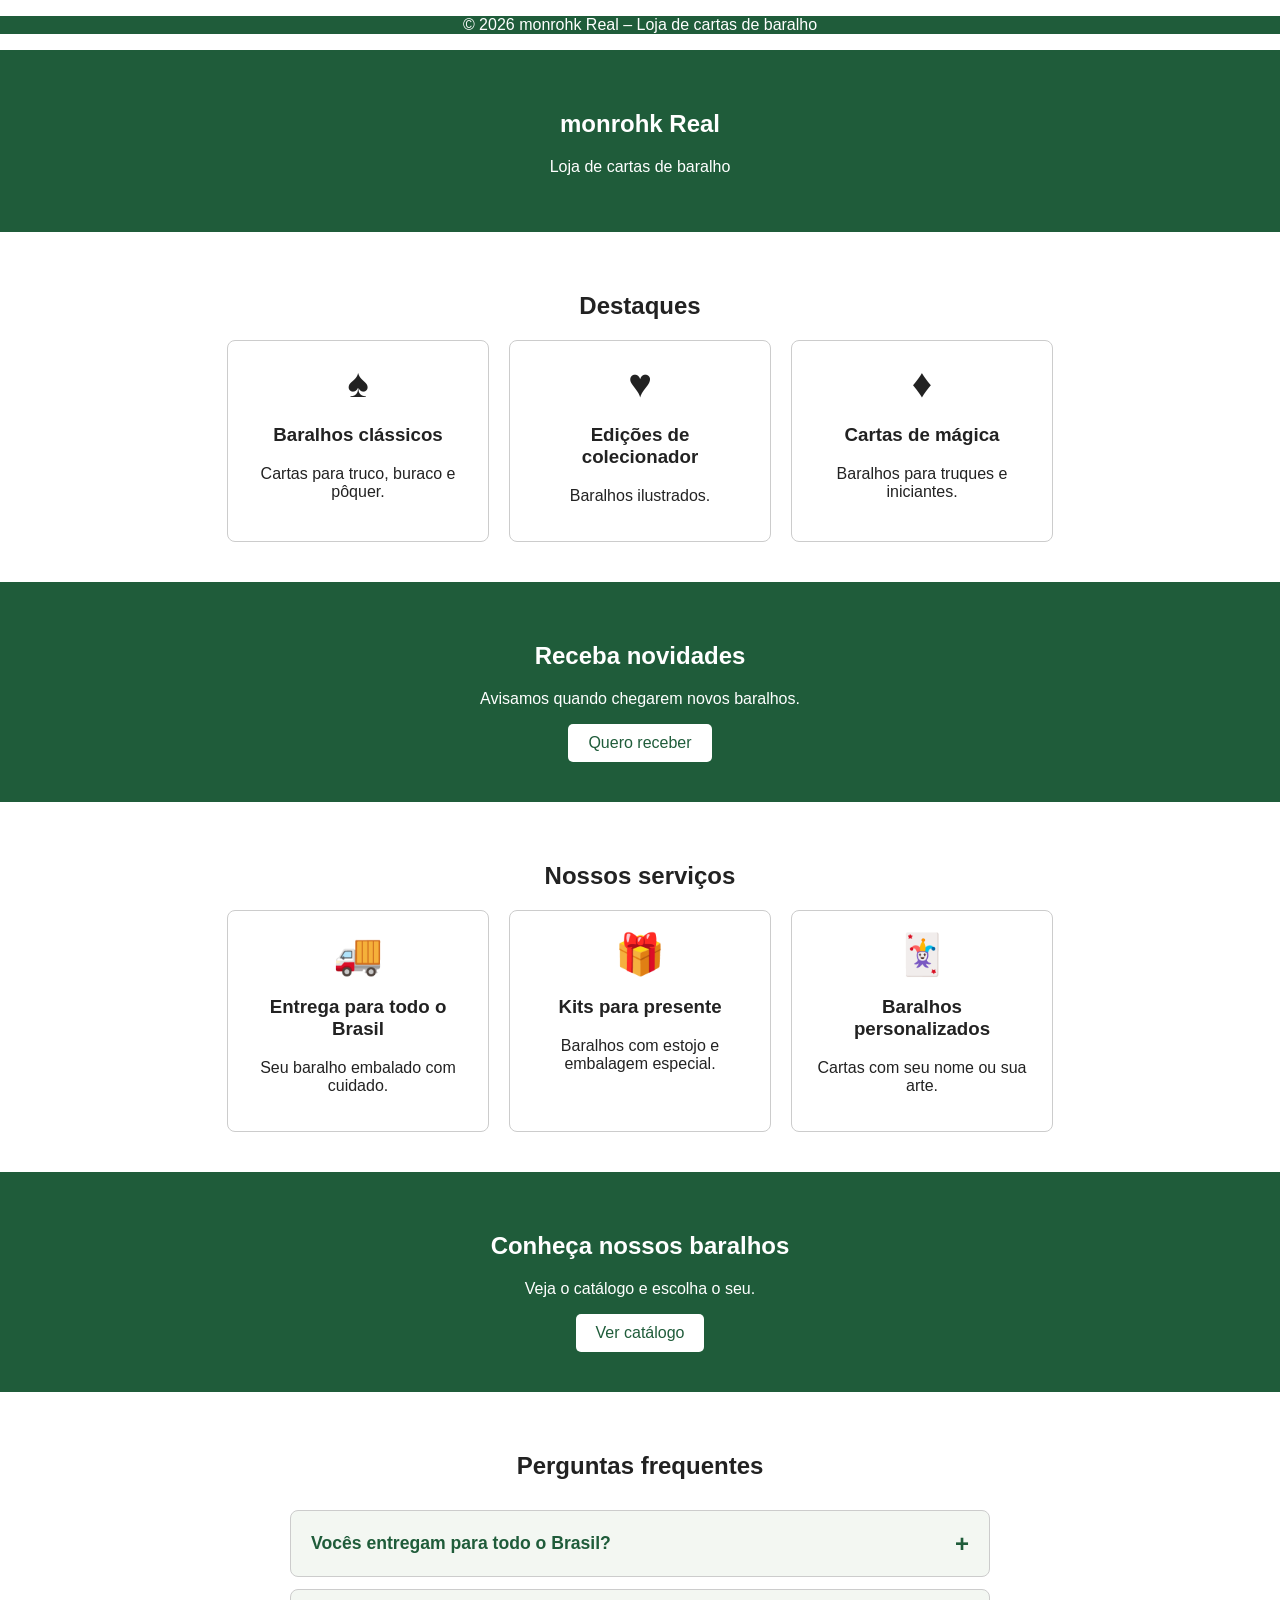
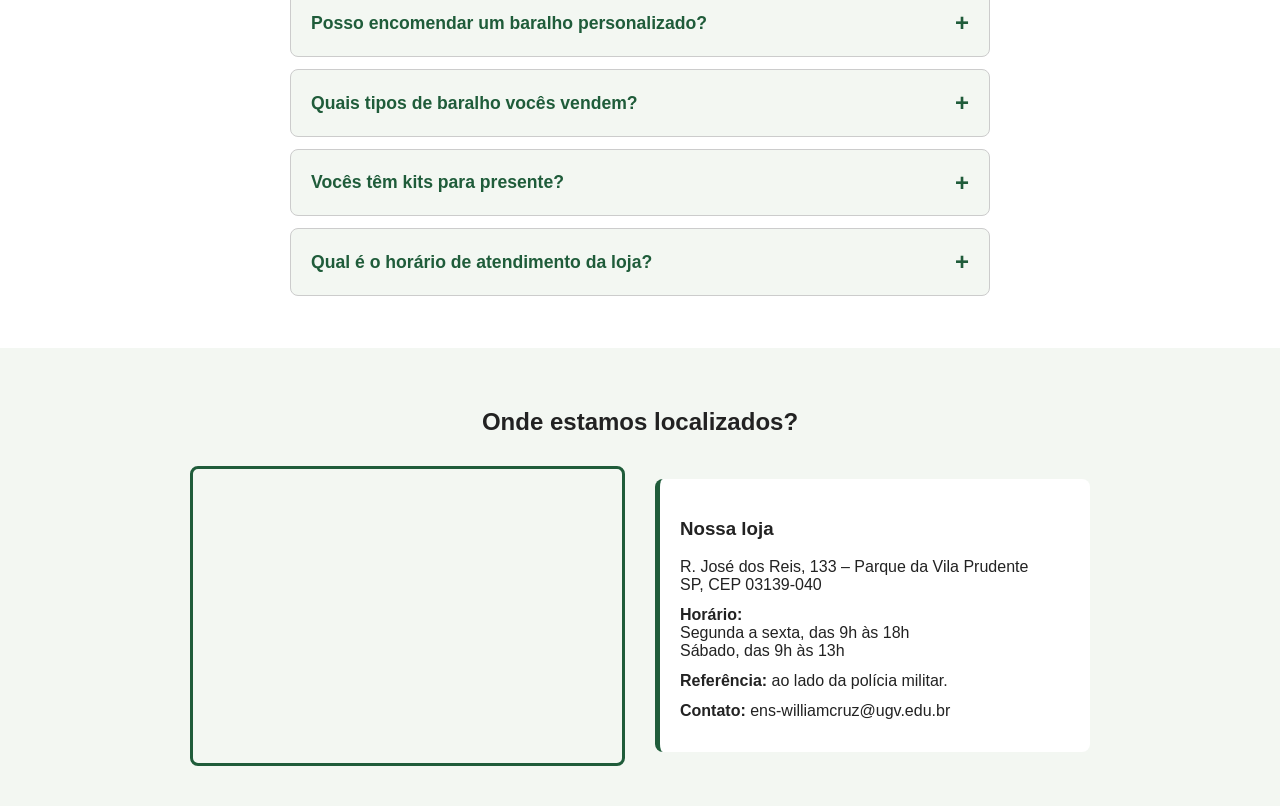
<file: index.html>
<!DOCTYPE html>
<html lang="pt-BR">
<head>
<meta charset="utf-8">
<meta name="viewport" content="width=device-width, initial-scale=1">
<title>monrohk Real</title>
<link rel="stylesheet" href="estilo.css">
</head>
<footer class="verde">
  <p>© 2026 monrohk Real – Loja de cartas de baralho</p>
</footer>
<body>
<section class="verde">
  <h1>monrohk Real</h1>
  <p>Loja de cartas de baralho</p>
</section>

<section>
  <h2>Destaques</h2>
  <div class="lista">
    <div class="item">
      <div class="icone">♠️</div>
      <h3>Baralhos clássicos</h3>
      <p>Cartas para truco, buraco e pôquer.</p>
    </div>
    <div class="item">
      <div class="icone">♥️</div>
      <h3>Edições de colecionador</h3>
      <p>Baralhos ilustrados.</p>
    </div>
    <div class="item">
      <div class="icone">♦️</div>
      <h3>Cartas de mágica</h3>
      <p>Baralhos para truques e iniciantes.</p>
    </div>
  </div>
</section>

<section class="verde">
  <h2>Receba novidades</h2>
  <p>Avisamos quando chegarem novos baralhos.</p>
  <a class="botao" href="mailto:ens-williamcruz@ugv.edu.br">Quero receber</a>
</section>

<section>
  <h2>Nossos serviços</h2>
  <div class="lista">
    <div class="item">
      <div class="icone">🚚</div>
      <h3>Entrega para todo o Brasil</h3>
      <p>Seu baralho embalado com cuidado.</p>
    </div>
    <div class="item">
      <div class="icone">🎁</div>
      <h3>Kits para presente</h3>
      <p>Baralhos com estojo e embalagem especial.</p>
    </div>
    <div class="item">
      <div class="icone">🃏</div>
      <h3>Baralhos personalizados</h3>
      <p>Cartas com seu nome ou sua arte.</p>
    </div>
  </div>
</section>

<section class="verde">
  <h2>Conheça nossos baralhos</h2>
  <p>Veja o catálogo e escolha o seu.</p>
  <a class="botao" href="mailto:ens-williamcruz@ugv.edu.br">Ver catálogo</a>
</section>

<section class="faq" aria-labelledby="faq-titulo">
  <h2 id="faq-titulo">Perguntas frequentes</h2>
  <div class="faq-lista">

    <details>
      <summary>Vocês entregam para todo o Brasil?</summary>
      <p>Sim. Enviamos para todo o país.</p>
    </details>

    <details>
      <summary>Posso encomendar um baralho personalizado?</summary>
      <p>Pode, sim. Fazemos cartas com o seu nome ou com a sua própria arte. Entre em contato pelo e-mail da loja para combinar os detalhes.</p>
    </details>

    <details>
      <summary>Quais tipos de baralho vocês vendem?</summary>
      <p>Temos baralhos clássicos para truco, buraco e pôquer, edições ilustradas de colecionador e baralhos de mágica para iniciantes.</p>
    </details>

    <details>
      <summary>Vocês têm kits para presente?</summary>
      <p>Temos. Os kits vêm com estojo e embalagem especial e alguns mimos, prontos para presentear.</p>
    </details>

    <details>
      <summary>Qual é o horário de atendimento da loja?</summary>
      <p>Atendemos de segunda a sexta, das 9h às 18h, e aos sábados, das 9h às 13h.</p>
    </details>

  </div>
</section>

<section class="localizacao">
  <h2>Onde estamos localizados?</h2>
  <div class="local-grid">
    <div class="mapa">
      <iframe title="Mapa com a localização da loja" src="https://www.google.com/maps/embed?pb=!1m18!1m12!1m3!1d3656.4867745817737!2d-46.5834158!3d-23.5868693!2m3!1f0!2f0!3f0!3m2!1i1024!2i768!4f13.1!3m3!1m2!1s0x94ce50ab45f15553%3A0x18f4d2f144a3d963!2sBARALHOSONLINE!5e0!3m2!1spt-BR!2sbr!4v1792451455074!5m2!1spt-BR!2sbr" allowfullscreen="" loading="lazy" referrerpolicy="strict-origin-when-cross-origin"></iframe>
    </div>
    <div class="endereco">
      <h3>Nossa loja</h3>
      <p>R. José dos Reis, 133 – Parque da Vila Prudente<br>SP, CEP 03139-040</p>
      <p><strong>Horário:</strong><br>Segunda a sexta, das 9h às 18h<br>Sábado, das 9h às 13h</p>
      <p><strong>Referência:</strong> ao lado da polícia militar.</p>
      <p><strong>Contato:</strong> ens-williamcruz@ugv.edu.br</p>
    </div>
  </div>
</section>

</body>
</html>
</file>
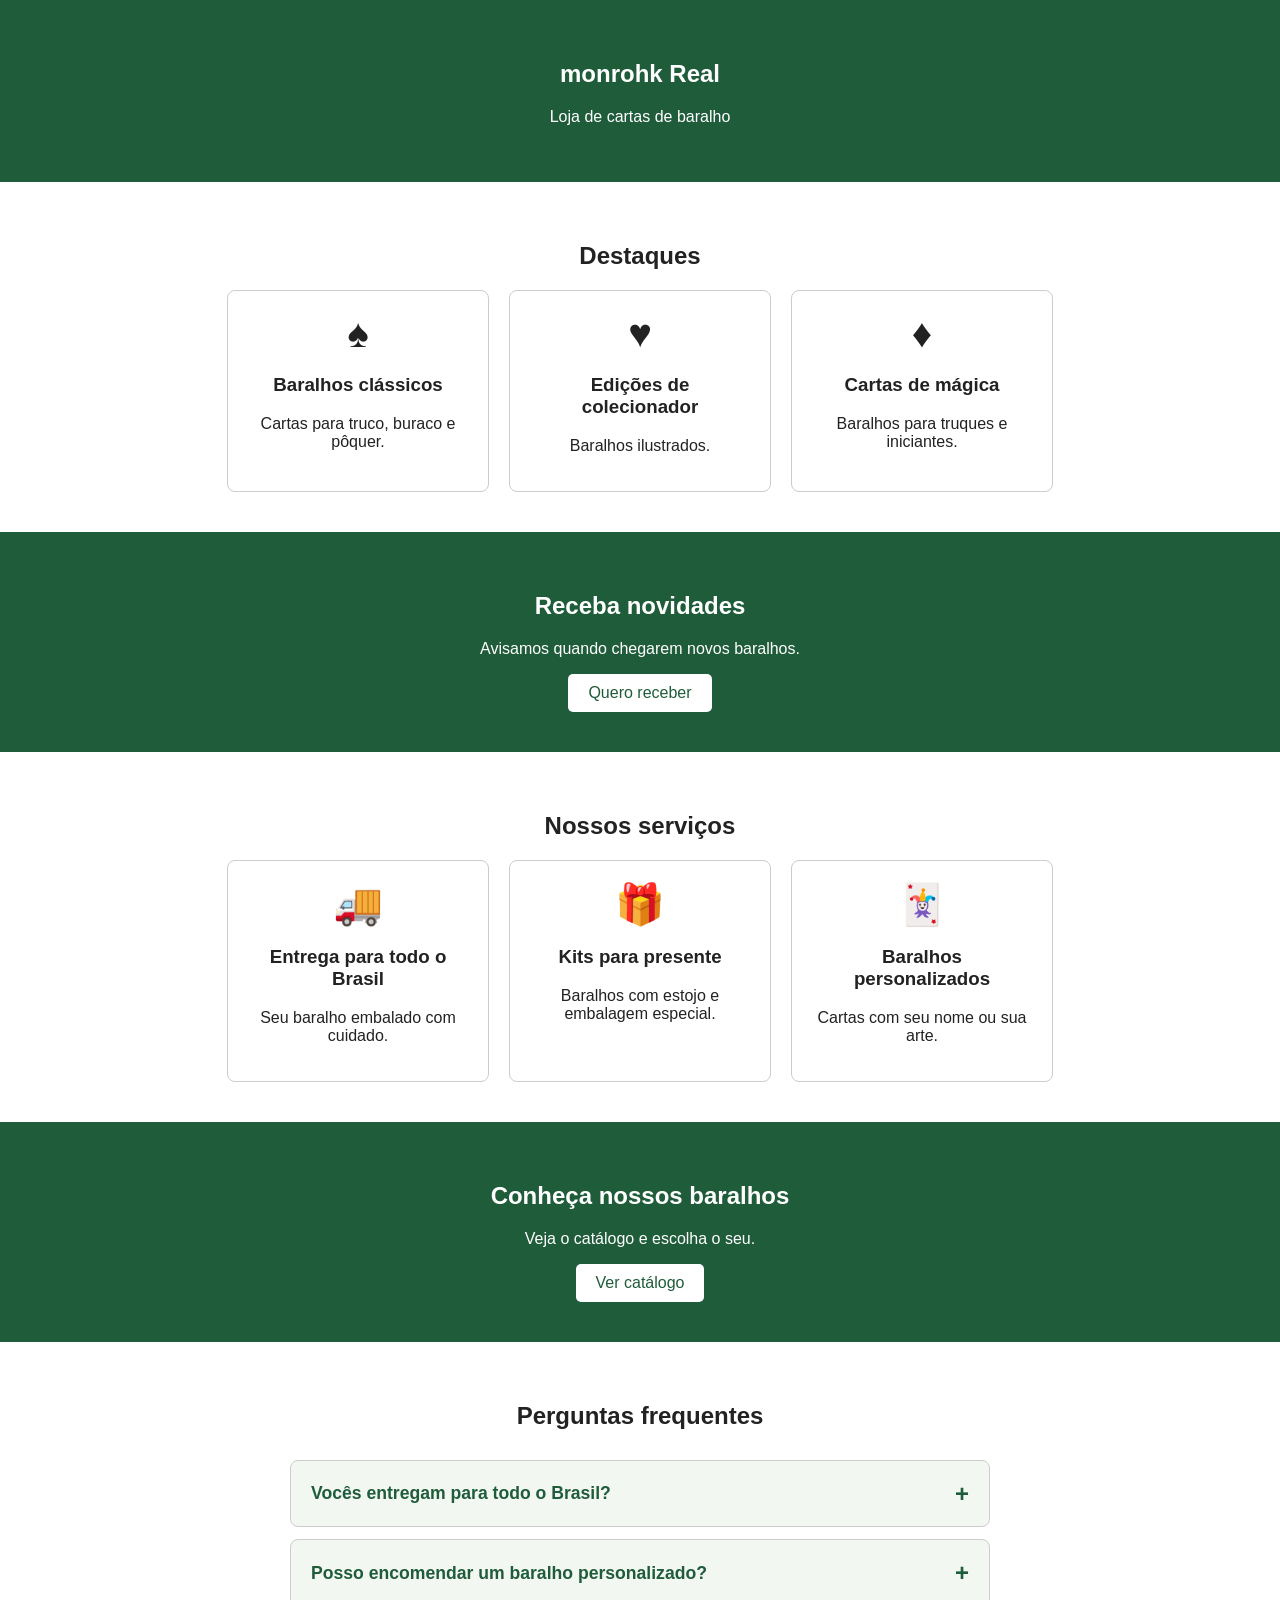
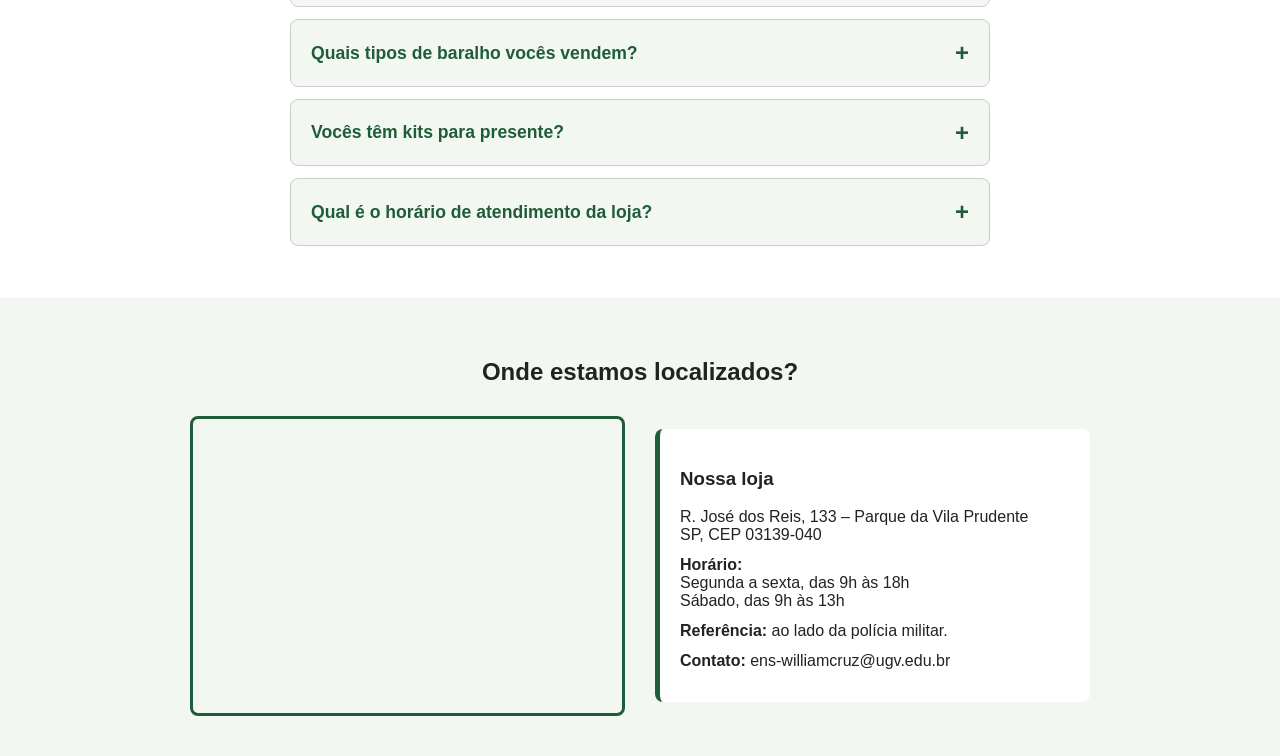
<file: projeto_baralho_1.html>
<!DOCTYPE html>
<html lang="pt-BR">
<head>
<meta charset="utf-8">
<meta name="viewport" content="width=device-width, initial-scale=1">
<title>monrohk Real</title>
<link rel="stylesheet" href="cssbaralho.css">
</head>
<body>
<section class="verde">
  <h1>monrohk Real</h1>
  <p>Loja de cartas de baralho</p>
</section>

<section>
  <h2>Destaques</h2>
  <div class="lista">
    <div class="item">
      <div class="icone">♠️</div>
      <h3>Baralhos clássicos</h3>
      <p>Cartas para truco, buraco e pôquer.</p>
    </div>
    <div class="item">
      <div class="icone">♥️</div>
      <h3>Edições de colecionador</h3>
      <p>Baralhos ilustrados.</p>
    </div>
    <div class="item">
      <div class="icone">♦️</div>
      <h3>Cartas de mágica</h3>
      <p>Baralhos para truques e iniciantes.</p>
    </div>
  </div>
</section>

<section class="verde">
  <h2>Receba novidades</h2>
  <p>Avisamos quando chegarem novos baralhos.</p>
  <a class="botao" href="mailto:ens-williamcruz@ugv.edu.br">Quero receber</a>
</section>

<section>
  <h2>Nossos serviços</h2>
  <div class="lista">
    <div class="item">
      <div class="icone">🚚</div>
      <h3>Entrega para todo o Brasil</h3>
      <p>Seu baralho embalado com cuidado.</p>
    </div>
    <div class="item">
      <div class="icone">🎁</div>
      <h3>Kits para presente</h3>
      <p>Baralhos com estojo e embalagem especial.</p>
    </div>
    <div class="item">
      <div class="icone">🃏</div>
      <h3>Baralhos personalizados</h3>
      <p>Cartas com seu nome ou sua arte.</p>
    </div>
  </div>
</section>

<section class="verde">
  <h2>Conheça nossos baralhos</h2>
  <p>Veja o catálogo e escolha o seu.</p>
  <a class="botao" href="mailto:ens-williamcruz@ugv.edu.br">Ver catálogo</a>
</section>

<section class="faq" aria-labelledby="faq-titulo">
  <h2 id="faq-titulo">Perguntas frequentes</h2>
  <div class="faq-lista">

    <details>
      <summary>Vocês entregam para todo o Brasil?</summary>
      <p>Sim. Enviamos para todo o país.</p>
    </details>

    <details>
      <summary>Posso encomendar um baralho personalizado?</summary>
      <p>Pode, sim. Fazemos cartas com o seu nome ou com a sua própria arte. Entre em contato pelo e-mail da loja para combinar os detalhes.</p>
    </details>

    <details>
      <summary>Quais tipos de baralho vocês vendem?</summary>
      <p>Temos baralhos clássicos para truco, buraco e pôquer, edições ilustradas de colecionador e baralhos de mágica para iniciantes.</p>
    </details>

    <details>
      <summary>Vocês têm kits para presente?</summary>
      <p>Temos. Os kits vêm com estojo e embalagem especial e alguns mimos, prontos para presentear.</p>
    </details>

    <details>
      <summary>Qual é o horário de atendimento da loja?</summary>
      <p>Atendemos de segunda a sexta, das 9h às 18h, e aos sábados, das 9h às 13h, ou em horários marcados </p>
    </details>

  </div>
</section>

<section class="localizacao">
  <h2>Onde estamos localizados?</h2>
  <div class="local-grid">
    <div class="mapa">
      <iframe title="Mapa com a localização da loja" src="https://www.google.com/maps/embed?pb=!1m18!1m12!1m3!1d3656.4867745817737!2d-46.5834158!3d-23.5868693!2m3!1f0!2f0!3f0!3m2!1i1024!2i768!4f13.1!3m3!1m2!1s0x94ce50ab45f15553%3A0x18f4d2f144a3d963!2sBARALHOSONLINE!5e0!3m2!1spt-BR!2sbr!4v1792451455074!5m2!1spt-BR!2sbr" allowfullscreen="" loading="lazy" referrerpolicy="strict-origin-when-cross-origin"></iframe>
    </div>
    <div class="endereco">
      <h3>Nossa loja</h3>
      <p>R. José dos Reis, 133 – Parque da Vila Prudente<br>SP, CEP 03139-040</p>
      <p><strong>Horário:</strong><br>Segunda a sexta, das 9h às 18h<br>Sábado, das 9h às 13h</p>
      <p><strong>Referência:</strong> ao lado da polícia militar.</p>
      <p><strong>Contato:</strong> ens-williamcruz@ugv.edu.br</p>
    </div>
  </div>
</section>

</body>
</html>
</file>
<file: estilo.css>
body {
  margin: 0;
  font-family: Arial, sans-serif;
  color: #222;
  text-align: center;
}

section {
  padding: 40px 20px;
}

.verde {
  background: #1f5c3a;
  color: white;
}

.lista {
  display: flex;
  flex-wrap: wrap;
  justify-content: center;
  gap: 20px;
}

.item {
  width: 220px;
  padding: 20px;
  border: 1px solid #ccc;
  border-radius: 8px;
}

.icone {
  font-size: 40px;
}

.botao {
  display: inline-block;
  padding: 10px 20px;
  background: white;
  color: #1f5c3a;
  text-decoration: none;
  border-radius: 5px;
}

/* ===== Seção de perguntas frequentes (FAQ) ===== */
.faq {
  background: white;
}

.faq-lista {
  max-width: 700px;
  margin: 30px auto 0;
  text-align: left;
}

.faq details {
  border: 1px solid #ccc;
  border-radius: 8px;
  margin-bottom: 12px;
  background: #f3f7f2;
}

.faq summary {
  cursor: pointer;
  padding: 16px 20px;
  font-size: 1.1rem;
  font-weight: bold;
  color: #1f5c3a;
  line-height: 1.4;
  list-style: none;            /* remove a seta padrão */
  display: flex;
  justify-content: space-between;
  align-items: center;
  gap: 12px;
}

.faq summary::-webkit-details-marker {
  display: none;               /* remove a seta no Safari */
}

.faq summary::after {
  content: "+";
  font-size: 1.5rem;
  flex-shrink: 0;
}

.faq details[open] summary::after {
  content: "−";
}

.faq details[open] summary {
  border-bottom: 1px solid #ccc;
}

.faq summary:focus-visible {
  outline: 3px solid #1f5c3a;
  outline-offset: 2px;
}

.faq details p {
  margin: 0;
  padding: 16px 20px;
  font-size: 1rem;
  line-height: 1.6;
}

/* ===== Seção de localização ===== */
.localizacao {
  background: #f3f7f2;
}

.local-grid {
  display: grid;
  grid-template-columns: 1fr 1fr;
  gap: 30px;
  max-width: 900px;
  margin: 30px auto 0;
  align-items: center;
}

.mapa iframe {
  display: block;
  width: 100%;
  height: 300px;
  border: 3px solid #1f5c3a;
  border-radius: 8px;
  box-sizing: border-box;
}

.endereco {
  text-align: left;
  padding: 20px;
  background: white;
  border-left: 5px solid #1f5c3a;
  border-radius: 8px;
}

.endereco p {
  margin: 0 0 12px;
}

/* Smartphone e tablet: uma coluna, mapa em cima e informações embaixo */
@media (max-width: 768px) {
  .local-grid {
    grid-template-columns: 1fr;
  }

  .faq {
    padding: 30px 16px;
  }

  .faq summary {
    font-size: 1rem;
    padding: 14px 16px;
  }

  .faq details p {
    padding: 14px 16px;
  }
}
/* ===== Efeitos de interação ===== */
.item {
  transition: transform 0.2s, box-shadow 0.2s;
}

.item:hover {
  transform: translateY(-5px);
  box-shadow: 0 6px 14px rgba(0, 0, 0, 0.15);
}

.botao {
  transition: background 0.2s, color 0.2s;
}

.botao:hover {
  background: #f3f7f2;
  color: #143d27;
}
</file>
<file: cssbaralho.css>
body {
  margin: 0;
  font-family: Arial, sans-serif;
  color: #222;
  text-align: center;
}

section {
  padding: 40px 20px;
}

.verde {
  background: #1f5c3a;
  color: white;
}

.lista {
  display: flex;
  flex-wrap: wrap;
  justify-content: center;
  gap: 20px;
}

.item {
  width: 220px;
  padding: 20px;
  border: 1px solid #ccc;
  border-radius: 8px;
}

.icone {
  font-size: 40px;
}

.botao {
  display: inline-block;
  padding: 10px 20px;
  background: white;
  color: #1f5c3a;
  text-decoration: none;
  border-radius: 5px;
}

/* ===== Seção de perguntas frequentes (FAQ) ===== */
.faq {
  background: white;
}

.faq-lista {
  max-width: 700px;
  margin: 30px auto 0;
  text-align: left;
}

.faq details {
  border: 1px solid #ccc;
  border-radius: 8px;
  margin-bottom: 12px;
  background: #f3f7f2;
}

.faq summary {
  cursor: pointer;
  padding: 16px 20px;
  font-size: 1.1rem;
  font-weight: bold;
  color: #1f5c3a;
  line-height: 1.4;
  list-style: none;            /* remove a seta padrão */
  display: flex;
  justify-content: space-between;
  align-items: center;
  gap: 12px;
}

.faq summary::-webkit-details-marker {
  display: none;               /* remove a seta no Safari */
}

.faq summary::after {
  content: "+";
  font-size: 1.5rem;
  flex-shrink: 0;
}

.faq details[open] summary::after {
  content: "−";
}

.faq details[open] summary {
  border-bottom: 1px solid #ccc;
}

.faq summary:focus-visible {
  outline: 3px solid #1f5c3a;
  outline-offset: 2px;
}

.faq details p {
  margin: 0;
  padding: 16px 20px;
  font-size: 1rem;
  line-height: 1.6;
}

/* ===== Seção de localização ===== */
.localizacao {
  background: #f3f7f2;
}

.local-grid {
  display: grid;
  grid-template-columns: 1fr 1fr;
  gap: 30px;
  max-width: 900px;
  margin: 30px auto 0;
  align-items: center;
}

.mapa iframe {
  display: block;
  width: 100%;
  height: 300px;
  border: 3px solid #1f5c3a;
  border-radius: 8px;
  box-sizing: border-box;
}

.endereco {
  text-align: left;
  padding: 20px;
  background: white;
  border-left: 5px solid #1f5c3a;
  border-radius: 8px;
}

.endereco p {
  margin: 0 0 12px;
}

/* Smartphone e tablet: uma coluna, mapa em cima e informações embaixo */
@media (max-width: 768px) {
  .local-grid {
    grid-template-columns: 1fr;
  }

  .faq {
    padding: 30px 16px;
  }

  .faq summary {
    font-size: 1rem;
    padding: 14px 16px;
  }

  .faq details p {
    padding: 14px 16px;
  }
}
</file>
